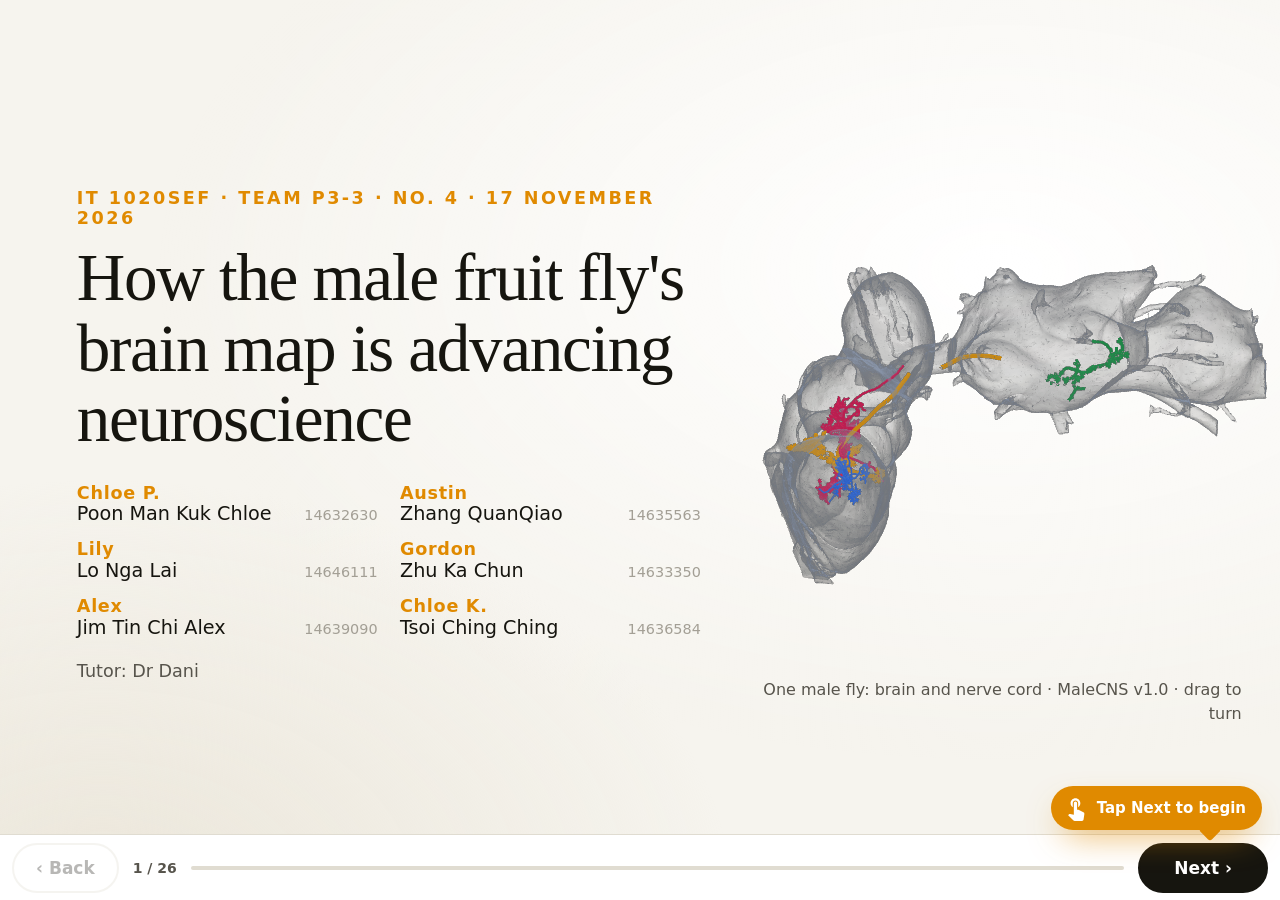
<file: index.html>
<!DOCTYPE html>
<html lang="en">
<head>
<meta charset="utf-8">
<meta name="viewport" content="width=device-width, initial-scale=1">
<title>How the male fruit fly's brain map is advancing neuroscience · Team P3-3</title>
<link rel="icon" href="data:image/svg+xml,%3Csvg xmlns=%27http://www.w3.org/2000/svg%27 viewBox=%270 0 32 32%27%3E%3Ccircle cx=%2716%27 cy=%2716%27 r=%2713%27 fill=%27%23e08a00%27/%3E%3C/svg%3E">
<link rel="stylesheet" href="deck.css">
<script>
// Self-guided deck: Back and Next on screen. The slide keeps a 16:9 frame above the bar.
document.documentElement.classList.add("view");
window.frameBox = function () {
  const view = document.documentElement.classList.contains("view"), bar = view ? (innerHeight < 480 ? 50 : 66) : 0;
  const k = Math.min(innerWidth / 1600, (innerHeight - bar) / 900), w = 1600 * k, h = 900 * k, x = (innerWidth - w) / 2, y = (innerHeight - bar - h) / 2;
  const st = document.documentElement.style; st.setProperty("--fx", x + "px"); st.setProperty("--fy", y + "px"); st.setProperty("--fw", w + "px"); st.setProperty("--fh", h + "px"); st.setProperty("--bar", bar + "px");
  return { view, k, w, h, x, y };
};
</script>
</head>
<body>
<canvas id="stage"></canvas>
<div id="labels"></div>

<div id="deck">

<!-- 1 -->
<section class="slide" data-n="1" data-steps="0">
  <div class="col-l w760 vmid">
    <p class="kicker">IT 1020SEF · Team P3-3 · No. 4 · 17 November 2026</p>
    <h1 class="title-xl rise">How the male fruit fly's brain map is advancing neuroscience</h1>
    <ul class="team rise d2">
      <li><b>Chloe P.</b><span class="who">Poon Man Kuk Chloe</span><span>14632630</span></li>
      <li><b>Austin</b><span class="who">Zhang QuanQiao</span><span>14635563</span></li>
      <li><b>Lily</b><span class="who">Lo Nga Lai</span><span>14646111</span></li>
      <li><b>Gordon</b><span class="who">Zhu Ka Chun</span><span>14633350</span></li>
      <li><b>Alex</b><span class="who">Jim Tin Chi Alex</span><span>14639090</span></li>
      <li><b>Chloe K.</b><span class="who">Tsoi Ching Ching</span><span>14636584</span></li>
    </ul>
    <p class="tiny rise d3">Tutor: Dr Dani</p>
  </div>
  <p class="stage-cap right">One male fly: brain and nerve cord · MaleCNS v1.0 · drag to turn</p>
</section>

<!-- 2 -->
<section class="slide center" data-n="2" data-steps="2">
  <h2 class="hook rise">Have you ever tried<br>to slap a fly?</h2>
  <p class="hook2" data-s="1">…and did you hit it?</p>
  <p class="punch" data-s="2">The fly is not lucky. The fly is <b>wired.</b></p>
  <div id="bug" aria-hidden="true">
    <svg viewBox="-30 -24 60 48" width="84" height="68">
      <ellipse class="wing" cx="-6" cy="-9" rx="15" ry="7" transform="rotate(-24 -6 -9)"/>
      <ellipse class="wing" cx="-6" cy="9" rx="15" ry="7" transform="rotate(24 -6 9)"/>
      <ellipse cx="-3" cy="0" rx="13" ry="7" fill="#2a2823"/>
      <circle cx="11" cy="0" r="6" fill="#2a2823"/>
      <circle cx="14" cy="-3.2" r="2.6" fill="#e11d59"/><circle cx="14" cy="3.2" r="2.6" fill="#e11d59"/>
    </svg>
  </div>
</section>

<!-- 3 -->
<section class="slide" data-n="3" data-steps="3">
  <h2 class="title rise">Three words to read a brain map</h2>
  <div class="cards3">
    <article class="card c-blue" data-s="1">
      <svg class="ico" viewBox="0 0 300 130"><g class="draw" stroke="var(--blue)" stroke-width="5" fill="none" stroke-linecap="round">
        <path d="M150 65 L60 30"/><path d="M150 65 L55 95"/><path d="M150 65 L40 62"/><path d="M150 65 L270 65"/></g>
        <circle cx="150" cy="65" r="22" fill="var(--blue)"/></svg>
      <h3>Neuron</h3><p>a nerve cell</p>
    </article>
    <article class="card c-amber" data-s="2">
      <svg class="ico" viewBox="0 0 300 130"><g stroke-width="5" stroke-linecap="round">
        <path d="M20 65 L118 65" stroke="var(--blue)"/><path d="M182 65 L280 65" stroke="var(--green)"/></g>
        <circle cx="122" cy="65" r="16" fill="var(--blue)"/><circle cx="178" cy="65" r="16" fill="var(--green)"/>
        <circle class="spark" cx="122" cy="65" r="7" fill="var(--amber)"/></svg>
      <h3>Synapse</h3><p>the contact where one neuron passes a signal to the next</p>
    </article>
    <article class="card c-green" data-s="3">
      <svg class="ico" viewBox="0 0 300 130"><g class="draw" stroke="#b9b4a8" stroke-width="3.5" fill="none">
        <path d="M40 40 L140 62"/><path d="M140 62 L110 105"/><path d="M140 62 L185 25"/><path d="M185 25 L262 95"/><path d="M110 105 L262 95"/><path d="M40 40 L110 105"/></g>
        <circle cx="40" cy="40" r="13" fill="var(--blue)"/><circle cx="110" cy="105" r="13" fill="var(--amber)"/><circle cx="185" cy="25" r="13" fill="var(--green)"/><circle cx="262" cy="95" r="13" fill="var(--violet)"/><circle cx="140" cy="62" r="13" fill="var(--ink)"/></svg>
      <h3>Connectome</h3><p>the wiring diagram of all those cells and contacts</p>
    </article>
  </div>
</section>

<!-- 4 -->
<section class="slide" data-n="4" data-steps="1">
  <h2 class="title rise">How this map was made</h2>
  <div class="make">
    <div class="stage4" style="--c:var(--blue)"><small>1</small><b>Thin sections</b><span>brain and body</span></div>
    <div class="stage4" style="--c:var(--amber)"><small>2</small><b>Each slice</b><span>imaged</span></div>
    <div class="stage4" style="--c:var(--violet)"><small>3</small><b>2D images</b><span>read by a network</span></div>
    <div class="stage4" style="--c:var(--green)"><small>4</small><b>3D shapes</b><span>one pixel becomes one neuron</span></div>
  </div>
  <p class="lab" data-s="1">Categorised by size, shape, function, and genes</p>
  <div class="outs" data-s="1">
    <article style="--c:var(--blue)"><h3>Mechanisms</h3><p>how the brain works</p></article>
    <article style="--c:var(--amber)"><h3>Classifications</h3><p>166,691 neurons</p></article>
    <article style="--c:var(--pink)"><h3>Demonstration</h3><p>stimulus to motion, and male or female</p></article>
  </div>
  <footer class="src"><button class="cite">Berg et al., 2026</button><button class="cite">Januszewski et al., 2018</button></footer>
</section>

<!-- 5 -->
<section class="slide" data-n="5" data-steps="1">
  <h2 class="title rise">Why a fruit fly, not a human</h2>
  <div class="duo">
    <div class="animal"><p class="lab">Human</p><p class="num">86 billion <span>neurons</span></p><p class="line">Not yet possible.</p></div>
    <div class="animal" data-s="1"><p class="lab amber-t">Fruit fly</p><p class="line">Perceive the world.</p><p class="line">React to stimuli.</p><p class="line">Repair damaged pathways, one day?</p></div>
  </div>
  <footer class="src"><button class="cite">Berg et al., 2026</button></footer>
</section>

<!-- 6 -->
<section class="slide" data-n="6" data-steps="2">
  <div class="col-l w760 vmid">
    <p class="kicker rise">One adult male fruit fly · 2026</p>
    <div data-s="1"><p class="mega" id="count166" data-to="166691">166,691</p><p class="mega-sub">neurons</p></div>
    <div class="chip-xl" data-s="2"><b>Brain <i>+</i> nerve cord</b><span>in one map, still joined</span></div>
  </div>
  <p class="stage-cap right">The published shapes · MaleCNS v1.0<br><b>In IT terms, a dataset:</b> neuron = record · connection = link</p>
  <footer class="src"><button class="cite">Berg et al., 2026</button></footer>
</section>

<!-- 7 -->
<section class="slide" data-n="7" data-steps="1">
  <h2 class="title rise">Where the number comes from</h2>
  <div class="row gap60 mt50">
    <div class="w860">
      <figure class="clip rise d1"><img src="img/abstract.png" alt="Abstract of the study with 166,691 neurons highlighted"><i class="ring"></i></figure>
      <p class="paper rise d2">Berg et al., <i>Cell</i>, 2026</p>
      <p class="tiny rise d2">Abstract as posted with the preprint of the same study (Berg et al., 2025) · Also on the Google Research blog, 3 September 2026</p>
    </div>
    <div class="stack" data-s="1">
      <div class="fact c-blue st1"><b>Fully proofread</b><span>people checked it</span></div>
      <div class="fact c-amber st2"><b>11,691 cell types</b><span>a type is a job title</span></div>
    </div>
  </div>
  <footer class="src"><button class="cite">Berg et al., 2025, 2026</button><button class="cite">Januszewski &amp; Jain, 2026</button></footer>
</section>

<!-- 8 -->
<section class="slide" data-n="8" data-steps="1">
  <h2 class="title rise">2024 and 2026: two different animals</h2>
  <div class="duo">
    <div class="animal" data-s="1"><p class="lab violet">2024 · female</p><p class="num">139,255 <span>neurons</span></p><p class="line">Brain only. No nerve cord.</p></div>
    <div class="animal" data-s="1"><p class="lab amber-t">2026 · male</p><p class="num">166,691 <span>neurons</span></p><p class="line">Brain + nerve cord, joined.</p></div>
  </div>
  <footer class="src"><button class="cite">Dorkenwald et al., 2024</button><button class="cite">Berg et al., 2026</button></footer>
</section>

<!-- 9 -->
<section class="slide" data-n="9" data-steps="5">
  <h2 class="title rise">Five parts, in the order a signal travels</h2>
  <ol class="parts">
    <li data-s="1" style="--c:var(--blue)"><b>1</b><div><h3>Compound eye</h3><p>receives light and images</p></div></li>
    <li data-s="2" style="--c:var(--amber)"><b>2</b><div><h3>Central brain</h3><p>decision and memory</p></div></li>
    <li data-s="3" style="--c:var(--ink)"><b>3</b><div><h3>Neck</h3><p>joins the brain to the nerve cord</p></div></li>
    <li data-s="4" style="--c:var(--violet)"><b>4</b><div><h3>Ventral nerve cord</h3><p>like a spinal cord: legs and wings</p></div></li>
    <li data-s="5" style="--c:var(--green)"><b>5</b><div><h3>Motor neurons</h3><p>nerve impulse becomes movement</p></div></li>
  </ol>
  <footer class="src"><button class="cite">Berg et al., 2026</button><span>Shapes: MaleCNS v1.0</span></footer>
</section>

<!-- 10 -->
<section class="slide" data-n="10" data-steps="1">
  <h2 class="title rise">2024 and 2026: two different animals</h2>
  <div class="duo">
    <div class="animal"><p class="lab violet">2024 · female</p><p class="num">139,255 <span>neurons</span></p><p class="line">Brain only. No nerve cord.</p></div>
    <div class="animal" data-s="1"><p class="lab amber-t">2026 · male</p><p class="num">166,691 <span>neurons</span></p><p class="line">Brain + nerve cord, joined.</p></div>
  </div>
  <footer class="src"><button class="cite">Dorkenwald et al., 2024</button><button class="cite">Berg et al., 2026</button></footer>
</section>

<!-- 11 -->
<section class="slide" data-n="11" data-steps="2">
  <h2 class="title rise">The neck joins the brain to the body</h2>
  <div class="col-r w620 vmid">
    <p class="say" data-only="0"><span class="pink-t">Map stops here:</span><br>which muscle?<br>Nobody knows.</p>
    <div data-s="1">
      <div class="chip-xl amber"><b>One real neuron</b><span>brain → neck → nerve cord · the neck is still on the map</span></div>
      <div data-s="2" class="mt40"><p class="path"><i style="color:var(--blue)">EYE</i> → <i style="color:var(--amber)">BRAIN</i> → <i>NECK</i> → <i style="color:var(--violet)">CORD</i> → <i style="color:var(--green)">LEG</i></p><p class="line mt10">A signal can be followed all the way.</p></div>
    </div>
  </div>
  <footer class="src"><button class="cite">Berg et al., 2026</button><span>Line: one published neuron skeleton, drawn thicker</span></footer>
</section>

<!-- 12 -->
<section class="slide" data-n="12" data-steps="1">
  <div data-only="0" class="ginfo">
    <h2 class="title">Slap the Fly</h2>
    <p class="sub">These ten cells are what it runs. The three names are the three boxes on the right of the game.</p>
    <div class="grow">
      <div class="circuit" id="circuit"><svg id="cwires"></svg>
        <div class="cboxes"><span data-box="LC4">LC4 × 8</span><span data-box="DNp01">Giant fiber</span><span data-box="TTMn">TTMn</span></div>
      </div>
      <div class="cdetail" id="cdetail"></div>
    </div>
  </div>
  <div data-only="1" class="gamewrap"><iframe id="game" title="Slap the fly" data-src="demo/game.html"></iframe></div>
</section>

<!-- 13 -->
<section class="slide" data-n="13" data-steps="2">
  <h2 class="title rise">What beat the hand: ten cells</h2>
  <ol class="parts wide3" id="pathlist">
    <li style="--c:var(--blue)"><b>1</b><div><h3>LC4 × 8</h3><p>see a dark shape getting bigger</p><p class="syn"><u>67</u><u>65</u><u>63</u><u>63</u><u>62</u><u>61</u><u>59</u><u>58</u> <em>synapses ↓</em></p></div></li>
    <li style="--c:var(--amber)"><b>2</b><div><h3>Giant fiber</h3><p>carries it through the neck</p><p class="syn"><u>70</u> <em>synapses ↓</em></p></div></li>
    <li style="--c:var(--green)"><b>3</b><div><h3>TTMn <small>motor neuron</small></h3><p>kicks the middle leg</p></div></li>
  </ol>
  <div class="col-r w620 below" data-s="2"><p class="pill dark">Shared by both sexes</p><p class="tiny mt10">Acetylcholine at every step, so the signals add. The game is a model of these ten cells, not a recording.</p></div>
  <button class="replay" id="replay">Replay signal</button>
  <footer class="src"><button class="cite">MaleCNS v1.0 traced weights</button></footer>
</section>

<!-- 14 -->
<section class="slide" data-n="14" data-steps="1">
  <h2 class="title rise">Higher in the brain</h2>
  <div class="col-r w620 vmid">
    <div class="splitnums">
      <div style="--c:var(--amber)"><b>114</b><span>different partners</span></div>
      <div style="--c:var(--pink)"><b>262</b><span>male only</span></div>
      <div style="--c:var(--violet)"><b>69</b><span>female only</span></div>
    </div>
    <div class="chip-xl pink mt24" data-s="1"><b><em>pIP10</em> · male only</b><span>Switch it on: he extends one wing and vibrates it in short pulses. That is the sound he makes to a female.</span></div>
  </div>
  <footer class="src"><button class="cite">Berg et al., 2026</button><button class="cite">von Philipsborn et al., 2011</button></footer>
</section>

<!-- 15 -->
<section class="slide" data-n="15" data-steps="2">
  <h2 class="title rise">The first male–female comparison</h2>
  <div class="sexlay">
    <canvas id="sexdiff" width="1720" height="1200"></canvas>
    <div class="sexside">
      <div data-only="0">
        <p class="lab">The 2026 map</p>
        <div class="sexpt st1" style="--c:var(--ink)"><b>One adult male fruit fly</b><span>Whole central nervous system.</span></div>
        <div class="sexpt st2" style="--c:var(--ink)"><b>Brain and nerve cord together</b><span>Still connected.</span></div>
        <div class="sexpt st3" style="--c:var(--blue)"><b data-count="166691">166,691</b><span>neurons, fully proofread · <b data-count="11691">11,691</b> types</span></div>
      </div>
      <div data-only="1">
        <p class="sexlead">At synaptic resolution.</p>
        <div class="sextally">
          <div style="--c:var(--blue)"><b data-count="7205">7,205</b><span>wired largely the same</span></div>
          <div style="--c:var(--amber)"><b data-count="114">114</b><span>both sexes, different partners</span></div>
          <div style="--c:var(--pink)"><b data-count="262">262</b><span>male-only</span></div>
          <div style="--c:var(--violet)"><b data-count="69">69</b><span>female-only</span></div>
        </div>
      </div>
      <div data-only="2" class="pair">
        <div>
          <b>2026</b>
          <svg viewBox="0 0 220 340">
            <rect x="46" y="18" width="84" height="300" rx="42" fill="#f6f4ee"/>
            <line x1="88" y1="48" x2="88" y2="292" stroke="#2563eb" stroke-width="8" stroke-linecap="round"/>
            <circle cx="88" cy="48" r="15" fill="#2563eb"/>
            <circle cx="88" cy="129" r="15" fill="#2563eb"/>
            <circle cx="88" cy="210" r="15" fill="#2563eb"/>
            <circle cx="88" cy="292" r="15" fill="#2563eb"/>
            <circle r="4" fill="#fff"><animateMotion dur="1.6s" repeatCount="indefinite" path="M88,48 L88,292"/></circle>
            <g transform="translate(88,129)"><g class="wingflap"><ellipse cx="46" cy="-4" rx="42" ry="11" fill="#e11d59" transform="rotate(-16)"/></g></g>
            <text class="pip" x="118" y="96">pIP10</text>
          </svg>
          <span>Brain and nerve cord</span>
        </div>
        <div>
          <b>2024</b>
          <svg viewBox="0 0 220 340">
            <rect x="46" y="18" width="84" height="300" rx="42" fill="#f6f4ee"/>
            <line x1="88" y1="78" x2="88" y2="292" stroke="#e0dcd1" stroke-width="8" stroke-linecap="round" stroke-dasharray="3 18"/>
            <circle cx="88" cy="48" r="15" fill="#2563eb"/>
            <circle cx="88" cy="129" r="13" fill="none" stroke="#e0dcd1" stroke-width="3"/>
            <circle cx="88" cy="210" r="13" fill="none" stroke="#e0dcd1" stroke-width="3"/>
            <circle cx="88" cy="292" r="13" fill="none" stroke="#e0dcd1" stroke-width="3"/>
          </svg>
          <span><i>139,255</i>Brain only</span>
        </div>
      </div>
    </div>
  </div>
  <footer class="src"><button class="cite">Berg et al., 2026</button><button class="cite">Dorkenwald et al., 2024</button></footer>
</section>


<!-- 16 -->
<section class="slide" data-n="16" data-steps="1">
  <p class="kicker rise">The IT story</p>
  <h2 class="title rise">A fly goes in. A map comes out.</h2>
  <div class="pipe" data-s="1">
    <canvas id="flow" width="2840" height="120"></canvas>
    <div class="stage4 st1" style="--c:var(--blue)"><small>1 · Input</small><b>Electron microscopes</b><span>scan the fly</span></div>
    <div class="stage4 st2" style="--c:var(--amber)"><small>2 · Processing</small><b>Neural networks</b><span>trace every neuron</span></div>
    <div class="stage4 st3" style="--c:var(--violet)"><small>3 · Storage</small><b>Cloud storage</b><span>scan and wiring</span></div>
    <div class="stage4 st4" style="--c:var(--green)"><small>4 · Service</small><b>Public queries</b><span>anyone can ask</span></div>
  </div>
</section>

<!-- 17 -->
<section class="slide" data-n="17" data-steps="2">
  <p class="kicker rise">Stage 1 of 4 · Input</p>
  <h2 class="title rise">The input device is a microscope</h2>
  <div class="stats">
    <div class="stat rise d1" style="--c:var(--blue)"><b data-count="7">7</b><span>electron<br>microscopes</span></div>
    <div class="stat rise d2" style="--c:var(--blue)"><b data-count="13">13</b><span>months<br>of scanning</span></div>
    <div class="stat" data-s="1" style="--c:var(--amber)"><b>8<small> nm</small></b><span>each voxel<br>(a 3D pixel)</span></div>
    <div class="stat" data-s="1" style="--c:var(--amber)"><b>0.082</b><span>mm³ (about):<br>the whole sample</span></div>
  </div>
  <p class="band" data-s="2"><b>≈ 160 teravoxels</b> = 160 trillion 3D pixels</p>
  <footer class="src"><button class="cite">Berg et al., 2026, Methods</button></footer>
</section>

<!-- 18 -->
<section class="slide" data-n="18" data-steps="2">
  <p class="kicker rise">Stage 2 of 4 · Processing</p>
  <h2 class="title rise">A network grows each neuron from one voxel</h2>
  <div class="row gap60 mt40">
    <div><div id="voxels"></div><p class="line mt16"><b class="amber-t">Flood-filling network</b> · one voxel → one whole neuron</p></div>
    <div class="vmid" data-s="2">
      <p class="lab mute">Then it finds the synapses</p>
      <p class="num2" style="--c:var(--blue)"><b>≈ 46 million</b> sending sites</p>
      <p class="num2" style="--c:var(--green)"><b>≈ 312 million</b> receiving sites</p>
      <div class="row gap24 mt30"><div class="mini"><b>Precision ≈ 0.82</b><span>most of what it finds is real</span></div><div class="mini"><b>Recall ≈ 0.81</b><span>it finds most of what is there</span></div></div>
    </div>
  </div>
  <footer class="src"><button class="cite">Januszewski et al., 2018</button><button class="cite">Berg et al., 2026, Methods</button></footer>
</section>

<!-- 19 -->
<section class="slide" data-n="19" data-steps="3">
  <p class="kicker rise">Stage 2 of 4 · Checking the draft</p>
  <h2 class="title rise">Two kinds of mistake. Then humans.</h2>
  <div class="row gap40 mt40">
    <div class="err" data-s="1"><div class="bars split"><i></i><i></i></div><h3>Split</h3><p>one cell cut into two pieces</p></div>
    <div class="err" data-s="2"><div class="bars merge"><i></i><i></i></div><h3>Merge</h3><p>two cells stuck together as one</p></div>
  </div>
  <div class="row gap50 mt40 ac" data-s="3">
    <div><p class="big-serif xl">Then people proofread.</p><p class="line mute">Humans check the draft and fix it.</p></div>
    <div class="chip-xl violet"><b>Stage 3 of 4 · Storage</b><span>The scan and the finished wiring, in cloud storage</span></div>
  </div>
  <footer class="src"><button class="cite">Berg et al., 2026, Methods</button></footer>
</section>

<!-- 20 -->
<section class="slide" data-n="20" data-steps="0">
  <p class="kicker rise">Stage 4 of 4 · Service</p>
  <h2 class="title-xl rise">Open it tonight</h2>
  <div class="row gap60 mt40 ac">
    <div>
      <p class="url rise d1"><a href="https://male-cns.janelia.org/" target="_blank" rel="noreferrer">male-cns.janelia.org</a></p>
      <div class="row gap24 mt40 rise d2"><p class="pill green">Free</p><p class="pill">The portal, and the full download</p></div>
      <p class="serif-it mt40 rise d3">The same map you have just seen.</p>
    </div>
    <figure class="qr rise d2"><img src="img/qr-portal.svg" alt="QR code for male-cns.janelia.org"><figcaption>Scan to open</figcaption></figure>
  </div>
  <footer class="src"><button class="cite">Janelia Research Campus, n.d.</button></footer>
</section>

<!-- 21 -->
<section class="slide" data-n="21" data-steps="1">
  <p class="kicker rise">Services</p>
  <h2 class="title rise">Ways to explore the map</h2>
  <div class="cards3 two">
    <article class="card c-blue"><p class="q">A 3D picture</p><h3>Neuroglancer</h3><p>Open the map. Zoom, move, and look through the layers.</p></article>
    <article class="card c-green" data-s="1"><p class="q">The connections</p><h3>neuPrint</h3><p>Search one neuron and see which neurons connect to it.</p></article>
  </div>
  <footer class="src"><button class="cite">Janelia Research Campus, n.d.</button></footer>
</section>

<!-- 22 -->
<section class="slide" data-n="22" data-steps="2">
  <p class="kicker rise">Services</p>
  <h2 class="title rise">Find a group, or compare the sexes</h2>
  <div class="cards3">
    <article class="card c-amber"><p class="q">Type and labels</p><h3>Explorer and Clio</h3><p>A directory of neurons. It does not say what they do.</p></article>
    <article class="card c-pink" data-s="1"><p class="q">Male and female</p><h3>Dimorphism Explorer</h3><p>Pictures of the difference between the two maps.</p></article>
    <article class="card c-green" data-s="2"><p class="q">Free to download</p><h3>The portal</h3><p>male-cns.janelia.org</p></article>
  </div>
  <footer class="src"><button class="cite">Janelia Research Campus, n.d.</button><button class="cite">Berg et al., 2026</button></footer>
</section>

<!-- 23 -->
<section class="slide" data-n="23" data-steps="2">
  <h2 class="title rise">How the map is advancing neuroscience</h2>
  <ol class="adv" data-s="1">
    <li class="st1" style="--c:var(--blue)"><b>1</b><div><h3>The whole road</h3><p>brain + nerve cord in one map: eye to leg</p></div></li>
    <li class="st2" style="--c:var(--pink)"><b>2</b><div><h3>Male and female, compared</h3><p>for the first time, synapse by synapse</p></div></li>
    <li class="st3" style="--c:var(--green)"><b>3</b><div><h3>Open to everyone</h3><p>free, checkable, tonight</p></div></li>
  </ol>
  <p class="punch small" data-s="2">Next time a fly escapes your hand: <b>you lost to a wiring diagram.</b></p>
  <footer class="src"><button class="cite">Berg et al., 2026</button></footer>
</section>

<!-- 24 -->
<section class="slide" data-n="24" data-steps="0">
  <div class="col-l w760 vmid">
    <h2 class="thanks rise">Thank you</h2>
    <p class="kicker rise d1">Team P3-3 · IT 1020SEF · 17 November 2026</p>
    <p class="line mt40 rise d2">Chloe P. · Lily · Alex · Austin · Gordon · Chloe K.</p>
  </div>
</section>

<!-- 25 -->
<section class="slide" data-n="25" data-steps="0">
  <h2 class="title rise">References</h2>
  <ol class="refs rise d1" id="refs"></ol>
</section>

<!-- 26 -->
<section class="slide endfilm" data-n="26" data-steps="0">
  <video id="endfilm" src="end.mp4" playsinline preload="auto"></video>
</section>

</div>

<nav id="track"></nav>
<div id="hud"><span id="clock" hidden>0:00</span><span id="pageno"></span></div>
<aside id="prompter" hidden><div class="who"></div><p class="now"></p><p class="next"></p></aside>
<aside id="evidence" hidden><div class="sheet"><button class="x" aria-label="Close">×</button><h3>Evidence</h3><div class="items"></div></div></aside>
<nav id="viewbar"><button id="vprev" aria-label="Back">‹ Back</button><div class="vprog"><span id="vpos"></span><i><b id="vfill"></b></i></div><button id="vnext" aria-label="Next">Next ›</button>
<div id="taphint"><svg viewBox="0 0 24 24" aria-hidden="true"><path d="M9 11.24V7.5C9 6.12 10.12 5 11.5 5S14 6.12 14 7.5v3.74c1.21-.81 2-2.18 2-3.74C16 5.01 13.99 3 11.5 3S7 5.01 7 7.5c0 1.56.79 2.93 2 3.74zm9.84 4.63l-4.54-2.26c-.17-.07-.35-.11-.54-.11H13v-6c0-.83-.67-1.5-1.5-1.5S10 6.67 10 7.5v10.74l-3.43-.72c-.08-.01-.15-.03-.24-.03-.31 0-.59.13-.79.33l-.79.8 4.94 4.94c.27.27.65.44 1.06.44h6.79c.75 0 1.33-.55 1.44-1.28l.75-5.27c.01-.07.02-.14.02-.2 0-.62-.38-1.16-.91-1.38z"/></svg><span></span></div></nav>
<p id="turn">Turn your phone sideways for a bigger view</p>

<script src="notes.js"></script>
<script src="evidence.js"></script>
<script type="module" src="stage.js"></script>
<script type="module" src="deck.js"></script>
</body>
</html>
</file>
<file: deck.css>
:root {
  --bg: #f6f4ee; --paper: #ffffff; --ink: #16150f; --soft: #57544c; --faint: #a39f95; --line: #e0dcd1;
  --blue: #2563eb; --amber: #e08a00; --pink: #e11d59; --green: #15803d; --violet: #7c3aed;
  --serif: "Iowan Old Style", "Palatino Linotype", Palatino, Georgia, serif;
  --sans: "Avenir Next", "Segoe UI", system-ui, -apple-system, Helvetica, Arial, sans-serif;
  --ease: cubic-bezier(.2, .8, .2, 1);
}
* { box-sizing: border-box; margin: 0; padding: 0; }
html, body { height: 100%; overflow: hidden; background: var(--bg); color: var(--ink); font-family: var(--sans); -webkit-font-smoothing: antialiased; }
body::before { content: ""; position: fixed; inset: 0; pointer-events: none;
  background: radial-gradient(1200px 700px at 78% 30%, #fff 0%, transparent 70%), radial-gradient(900px 600px at 8% 100%, #ebe6da 0%, transparent 70%); }
button { font: inherit; color: inherit; background: none; border: 0; cursor: pointer; }
a { color: inherit; }

#stage { position: fixed; inset: 0; width: 100%; height: 100%; display: block; opacity: 0; transition: opacity .7s ease; touch-action: none; cursor: grab; }
#stage.on { opacity: 1; }
#stage:active { cursor: grabbing; }
#labels { position: fixed; inset: 0; pointer-events: none; }
#labels .tag { position: absolute; transform: translate(-50%, -50%) scale(.4); opacity: 0; transition: opacity .35s ease, transform .5s var(--ease);
  font: 700 calc(26px * var(--k, 1)) var(--sans); color: #fff; background: var(--c, var(--ink)); border-radius: 999px;
  min-width: calc(48px * var(--k, 1)); height: calc(48px * var(--k, 1)); padding: 0 calc(14px * var(--k, 1)); display: grid; place-items: center;
  box-shadow: 0 0 0 calc(4px * var(--k, 1)) rgba(255,255,255,.85), 0 6px 18px rgba(0,0,0,.18); white-space: nowrap; }
#labels .tag.on { opacity: 1; transform: translate(-50%, -50%) scale(1); }
#labels .tag.txt { background: rgba(255,255,255,.9); color: var(--ink); font-size: calc(22px * var(--k, 1)); letter-spacing: .08em; box-shadow: 0 2px 10px rgba(0,0,0,.08); }

/* the deck is a fixed 1600 x 900 sheet, scaled to the window */
#deck { position: fixed; left: 50%; top: 50%; width: 1600px; height: 900px; transform-origin: 0 0; pointer-events: none; }
.slide { position: absolute; inset: 0; padding: 118px 96px 70px; opacity: 0; visibility: hidden; transition: opacity .45s ease, visibility 0s .45s; }
.slide.cur { opacity: 1; visibility: visible; transition: opacity .45s ease; }
.slide button, .slide a, .slide iframe, .slide canvas, .slide video, #voxels, #bug { pointer-events: auto; }
.slide.endfilm { padding: 0; background: #fff; }
.slide.endfilm video { position: absolute; inset: 0; width: 100%; height: 100%; object-fit: contain; background: #fff; }
.slide.center { display: flex; flex-direction: column; align-items: center; justify-content: center; text-align: center; }

/* entrance: things rise when the slide becomes current */
.rise { opacity: 0; transform: translateY(26px); }
.slide.cur .rise { opacity: 1; transform: none; transition: opacity .7s ease .1s, transform .9s var(--ease) .1s; }
.slide.cur .rise.d1 { transition-delay: .22s; } .slide.cur .rise.d2 { transition-delay: .36s; } .slide.cur .rise.d3 { transition-delay: .5s; }
[data-s], [data-only] { opacity: 0; transform: translateY(22px) scale(.985); transition: opacity .5s ease, transform .7s var(--ease); pointer-events: none; }
[data-s].on, [data-only].on { opacity: 1; transform: none; }
[data-s].on button, [data-only].on button, [data-only].on iframe { pointer-events: auto; }
[data-only] { position: absolute; }
.st1, .st2, .st3, .st4 { opacity: 0; transform: translateY(22px); transition: opacity .5s ease, transform .7s var(--ease); }
.on > .st1, .on .st1 { opacity: 1; transform: none; transition-delay: .05s; } .on .st2 { opacity: 1; transform: none; transition-delay: .3s; }
.on .st3 { opacity: 1; transform: none; transition-delay: .55s; } .on .st4 { opacity: 1; transform: none; transition-delay: .8s; }

/* type */
.kicker { font: 700 22px var(--sans); letter-spacing: .14em; text-transform: uppercase; color: var(--amber); }
.title { font: 500 64px/1.08 var(--serif); letter-spacing: -.015em; margin-top: 6px; }
.title-xl { font: 500 84px/1.05 var(--serif); letter-spacing: -.02em; margin-top: 18px; }
.mute { color: var(--faint); } .amber-t { color: var(--amber); } .pink-t { color: var(--pink); }
.sub { font-size: 30px; color: var(--soft); margin-top: 14px; }
.line { font-size: 34px; line-height: 1.35; } .tiny { font-size: 22px; color: var(--soft); line-height: 1.4; }
.lab { font: 700 22px var(--sans); letter-spacing: .12em; text-transform: uppercase; }
.lab.green { color: var(--green); } .lab.pink { color: var(--pink); } .lab.violet { color: var(--violet); }
.big-serif { font: 500 50px/1.15 var(--serif); } .big-serif.xl { font-size: 66px; }
.serif-it { font: italic 500 38px var(--serif); color: var(--soft); }
.center-t { text-align: center; }
.mt10 { margin-top: 10px; } .mt16 { margin-top: 16px; } .mt24 { margin-top: 24px; } .mt30 { margin-top: 30px; } .mt40 { margin-top: 40px; } .mt50 { margin-top: 50px; } .mt60 { margin-top: 60px; }
.row { display: flex; } .gap24 { gap: 24px; } .gap30 { gap: 30px; } .gap40 { gap: 40px; } .gap50 { gap: 50px; } .gap60 { gap: 60px; } .jc { justify-content: center; } .ac { align-items: center; }
.vmid { display: flex; flex-direction: column; justify-content: center; }
.col-l, .col-r { position: absolute; top: 118px; bottom: 70px; }
.col-l { left: 96px; } .col-r { right: 96px; } .w620 { width: 620px; } .w760 { width: 780px; } .w860 { width: 860px; }
.col-r.below { top: auto; bottom: 96px; }
.grow { flex: 1; }

.src { position: absolute; left: 96px; bottom: 26px; display: flex; gap: 12px; align-items: center; font-size: 18px; color: var(--faint); }
.cite { font-size: 18px; color: var(--soft); border: 1px solid var(--line); background: rgba(255,255,255,.7); border-radius: 999px; padding: 5px 14px; transition: .2s; }
.cite::before { content: "❝ "; color: var(--amber); font-family: Georgia, serif; }
.cite:hover { border-color: var(--ink); color: var(--ink); }
.stage-cap { position: absolute; bottom: 64px; font-size: 22px; line-height: 1.5; color: var(--soft); text-align: center; width: 640px; }
.stage-cap.right { right: 110px; } .stage-cap b { color: var(--amber); }
.slide[data-n="1"] .stage-cap.right { right: 48px; width: 640px; font-size: 20px; text-align: right; }

.card, .chip-xl, .fact, .pill, .mini, .stat, .err, .stage4 { background: var(--paper); border: 1px solid var(--line); border-radius: 22px; box-shadow: 0 1px 0 rgba(0,0,0,.02), 0 14px 40px -18px rgba(40,30,10,.18); }
.pill { font-size: 36px; padding: 16px 34px; border-radius: 999px; display: inline-block; }
.pill.wide { flex: 1; text-align: center; } .pill.amber { border-color: var(--amber); color: var(--amber); }
.pill.green { background: var(--green); color: #fff; border-color: var(--green); font-weight: 700; }
.pill.dark { background: var(--ink); color: #fff; border-color: var(--ink); font-weight: 700; font-size: 38px; }
.chip-xl { padding: 26px 34px; border-left: 8px solid var(--ink); }
.chip-xl b { display: block; font-size: 42px; line-height: 1.15; } .chip-xl b i { color: var(--amber); font-style: normal; }
.chip-xl span { display: block; font-size: 30px; color: var(--soft); margin-top: 8px; line-height: 1.3; }
.chip-xl.amber { border-left-color: var(--amber); } .chip-xl.pink { border-left-color: var(--pink); } .chip-xl.green { border-left-color: var(--green); } .chip-xl.violet { border-left-color: var(--violet); }
.chip-xl.pink em { font: italic 500 54px var(--serif); color: var(--pink); }
.chip-xl.rowchip { display: flex; align-items: center; gap: 34px; } .chip-xl.rowchip small { font: 700 24px var(--sans); letter-spacing: .14em; text-transform: uppercase; color: var(--green); } .chip-xl.rowchip b { font-size: 38px; }
.ccby { font: 500 84px var(--serif) !important; color: var(--amber); }

/* 1 */
.team { list-style: none; display: grid; grid-template-columns: 1fr 1fr; gap: 18px 28px; margin-top: 36px; }
.team li { display: grid; grid-template-columns: 1fr auto; column-gap: 10px; align-items: baseline; }
.team b { grid-column: 1 / -1; font: 700 22px var(--sans); letter-spacing: .04em; color: var(--amber); }
.team .who { font-size: 24px; color: var(--ink); }
.team span { color: var(--faint); font-size: 18px; font-variant-numeric: tabular-nums; }
.slide[data-n="1"] .tiny { margin-top: 26px; }

/* 2 */
.hook { font: 500 128px/1.04 var(--serif); letter-spacing: -.025em; }
.hook2 { font: italic 500 84px var(--serif); color: var(--amber); margin-top: 34px; }
.punch { font: 500 66px var(--serif); margin-top: 50px; padding: 30px 60px; background: var(--paper); border-radius: 26px; border: 1px solid var(--line); box-shadow: 0 24px 60px -26px rgba(40,30,10,.28); }
.punch b { color: var(--amber); }
.punch.small { font-size: 50px; text-align: center; margin-top: 44px; }
#bug { position: absolute; left: 0; top: 0; width: 84px; height: 68px; will-change: transform; cursor: crosshair; filter: drop-shadow(0 14px 10px rgba(0,0,0,.12)); }
#bug .wing { fill: rgba(140,170,220,.45); stroke: rgba(60,80,120,.5); stroke-width: .6; transform-box: fill-box; transform-origin: 80% 50%; animation: flap .09s linear infinite alternate; }
@keyframes flap { from { opacity: .9; } to { opacity: .35; transform: scaleY(.35); } }

/* cards */
.cards3 { display: grid; grid-template-columns: repeat(3, 1fr); gap: 36px; margin-top: 56px; }
.card { padding: 40px 38px 44px; text-align: center; border-top: 8px solid var(--c); }
.c-blue { --c: var(--blue); } .c-amber { --c: var(--amber); } .c-green { --c: var(--green); } .c-pink { --c: var(--pink); }
.card .ico { width: 300px; height: 130px; }
.card h3 { font: 500 62px var(--serif); color: var(--c); margin-top: 22px; }
.card p { font-size: 34px; line-height: 1.3; margin-top: 16px; }
.cards3.short .card { padding: 54px 30px; }
.cards3.tools { margin-top: 44px; } .cards3.tools .card { text-align: left; min-height: 470px; }
.card .q { font: italic 500 40px/1.2 var(--serif); color: var(--soft); margin: 0; min-height: 96px; }
.cards3.tools h3 { font: 700 52px var(--sans); margin-top: 20px; } .cards3.tools p { font-size: 30px; color: var(--soft); }
.qa { margin-top: 22px !important; background: #f3f8f3; border-radius: 14px; padding: 14px 18px; font-size: 26px !important; display: flex; justify-content: space-between; align-items: center; }
.qa b { color: var(--green); }
.draw path { stroke-dasharray: 1000; stroke-dashoffset: 1000; }
.on .draw path, .slide.cur > .row .draw path, .slide.cur #metro .draw path { stroke-dashoffset: 0; transition: stroke-dashoffset 1.6s var(--ease) .2s; }
.spark { opacity: 0; } .on .spark { opacity: 1; animation: hop 1.6s var(--ease) .4s infinite; }
@keyframes hop { 0% { transform: translateX(0); } 45%, 100% { transform: translateX(56px); } }
.pop circle { transform-box: fill-box; transform-origin: center; transform: scale(0); }
.slide.cur .pop circle { transform: scale(1); transition: transform .5s var(--ease) 1.2s; }

/* 5 */
#route { position: relative; display: grid; grid-template-columns: repeat(6, 1fr); margin-top: 110px; }
#route .rail { position: absolute; left: 8.33%; right: 8.33%; top: 43px; height: 8px; background: var(--line); border-radius: 8px; overflow: hidden; }
#route .rail i { display: block; height: 100%; width: 0; background: linear-gradient(90deg, var(--blue), var(--amber), var(--violet), var(--pink), var(--green), var(--ink)); }
.slide.cur #route .rail i { width: 100%; transition: width 2.4s var(--ease) .3s; }
.stop { text-align: center; position: relative; opacity: 0; transform: translateY(18px); }
.slide.cur .stop { opacity: 1; transform: none; transition: .6s var(--ease); }
.slide.cur .stop:nth-child(2) { transition-delay: .3s; } .slide.cur .stop:nth-child(3) { transition-delay: .7s; } .slide.cur .stop:nth-child(4) { transition-delay: 1.1s; }
.slide.cur .stop:nth-child(5) { transition-delay: 1.5s; } .slide.cur .stop:nth-child(6) { transition-delay: 1.9s; } .slide.cur .stop:nth-child(7) { transition-delay: 2.3s; }
.stop b { display: grid; place-items: center; width: 94px; height: 94px; margin: 0 auto; border-radius: 50%; background: var(--paper); border: 7px solid var(--c); color: var(--c); font: 700 42px var(--serif); }
.stop p { font: 700 30px/1.2 var(--sans); margin-top: 26px; } .stop span { display: block; margin-top: 14px; font-size: 28px; color: var(--c); }

/* 6 */
.mega { font: 500 236px/1 var(--serif); letter-spacing: -.035em; font-variant-numeric: tabular-nums; margin-top: 10px; }
.mega-sub { font: 500 70px var(--serif); color: var(--soft); margin: 0 0 40px 8px; }

/* 7 */
.clip { position: relative; background: #fff; padding: 26px 30px; border-radius: 10px; box-shadow: 0 30px 60px -30px rgba(40,30,10,.4), 0 0 0 1px var(--line); transform: rotate(-1.2deg); }
.clip img { width: 100%; display: block; }
.clip .ring { position: absolute; left: 13.2%; top: 30.5%; width: 21%; height: 16%; border: 5px solid var(--amber); border-radius: 12px; opacity: 0; transform: scale(1.6); }
.slide.cur .clip .ring { opacity: 1; transform: none; transition: .7s var(--ease) 1s; }
.paper { font: 500 56px var(--serif); margin-top: 44px; }
.stack { display: grid; gap: 22px; flex: 1; align-content: start; }
.fact { padding: 22px 28px; border-left: 8px solid var(--c); } .fact b { display: block; font-size: 40px; color: var(--c); } .fact span { font-size: 28px; color: var(--soft); }

/* 8 */
.duo { position: absolute; left: 96px; right: 96px; bottom: 150px; display: grid; grid-template-columns: 1fr 1fr; gap: 60px; text-align: center; }
.num { font: 500 76px var(--serif); margin-top: 6px; } .num span { font-size: 36px; color: var(--soft); }
.strap { position: absolute; left: 0; right: 0; bottom: 66px; text-align: center; font: 500 42px var(--serif); } .strap b { color: var(--amber); }

/* 9, 13 lists */
.parts { list-style: none; position: absolute; right: 96px; top: 226px; width: 600px; display: grid; gap: 18px; }
.parts li { display: flex; gap: 22px; align-items: center; background: var(--paper); border: 1px solid var(--line); border-radius: 20px; padding: 14px 22px; box-shadow: 0 14px 40px -22px rgba(40,30,10,.22); }
.parts li > b { flex: none; width: 60px; height: 60px; border-radius: 50%; background: var(--c); color: #fff; display: grid; place-items: center; font-size: 30px; }
.parts h3 { font: 700 38px var(--sans); color: var(--c); } .parts h3 small { font: 400 24px var(--sans); color: var(--soft); margin-left: 8px; }
.parts p { font-size: 28px; color: var(--soft); margin-top: 2px; }
.parts.wide3 { gap: 22px; top: 216px; }
.parts.wide3 li { opacity: .18; transition: opacity .5s ease, transform .6s var(--ease), box-shadow .5s; }
.parts.wide3 li.lit { opacity: 1; } .parts.wide3 li.hot { transform: scale(1.04); box-shadow: 0 0 0 4px var(--c), 0 20px 50px -22px rgba(40,30,10,.4); }
.syn { margin-top: 8px !important; display: flex; flex-wrap: wrap; gap: 6px; align-items: center; }
.syn u { text-decoration: none; font: 700 23px var(--sans); font-variant-numeric: tabular-nums; color: #fff; background: var(--c); border-radius: 8px; padding: 2px 8px; }
.syn em { font-style: normal; font-size: 22px; color: var(--faint); margin-left: 6px; }
.replay { position: absolute; left: 96px; bottom: 76px; font-size: 22px; padding: 10px 22px; border-radius: 999px; border: 1px solid var(--line); background: var(--paper); color: var(--soft); }
.replay:hover { border-color: var(--ink); color: var(--ink); }

/* 10 */
.say { font: 500 80px/1.1 var(--serif); top: 50%; translate: 0 -50%; }
.path { font: 800 40px var(--sans); letter-spacing: .03em; color: var(--faint); } .path i { font-style: normal; color: var(--ink); }

/* 14 */
.sexlay { display: grid; grid-template-columns: 860px 1fr; gap: 36px; margin-top: 6px; height: 620px; }
#sexdiff { width: 860px; height: 620px; border-radius: 26px; background: #fff; box-shadow: 0 1px 0 rgba(0,0,0,.02), 0 24px 50px -28px rgba(40,30,10,.35); }
.sexside { position: relative; }
.sexside [data-only] { inset: 0; display: flex; flex-direction: column; justify-content: center; gap: 16px; }
.sexside .lab { color: var(--amber); }
.slide[data-n="15"] .title { font-size: 46px; }
.slide[data-n="15"] .sexnote { font-size: 20px; line-height: 1.32; }
.sexpt { background: var(--paper); border: 1px solid var(--line); border-left: 8px solid var(--c); border-radius: 18px; padding: 14px 20px 16px; box-shadow: 0 14px 40px -24px rgba(40,30,10,.28); }
.sexpt b { display: block; font: 700 30px/1.15 var(--sans); color: var(--c); }
.sexpt span { display: block; margin-top: 4px; font-size: 24px; line-height: 1.3; color: var(--soft); }
.sexpt span b { display: inline; font: 700 24px var(--sans); color: var(--ink); }
.sexlead { font: 500 36px/1.15 var(--serif); }
.sexnote { font-size: 22px; line-height: 1.35; color: var(--soft); }
.sextally { display: grid; grid-template-columns: 1fr 1fr; gap: 8px 22px; }
.sextally b { display: block; font: 500 64px/1 var(--serif); color: var(--c); font-variant-numeric: tabular-nums; }
.sextally span { display: block; margin-top: 2px; font-size: 22px; color: var(--soft); }
.sexside .tiny { margin-top: 4px; }
.make { display: grid; grid-template-columns: repeat(4, 1fr); gap: 16px; margin-top: 18px; }
.make .stage4 { padding: 16px 16px 18px; background: var(--paper); border: 1px solid var(--line); border-radius: 18px; border-top: 8px solid var(--c); }
.make .stage4 b { font-size: 32px; min-height: 0; margin-top: 8px; }
.make .stage4 span { margin-top: 6px; font-size: 22px; }
.outs { display: grid; grid-template-columns: repeat(3, 1fr); gap: 16px; margin-top: 14px; }
.outs article { background: var(--paper); border: 1px solid var(--line); border-radius: 18px; padding: 16px 18px 18px; border-top: 8px solid var(--c); }
.outs h3 { font: 700 28px var(--sans); color: var(--c); }
.outs p { font-size: 22px; color: var(--soft); margin-top: 6px; }
.cards3.two { grid-template-columns: 1fr 1fr; }
.sexside .pair { display: grid; grid-template-columns: 1fr 1fr; gap: 16px; height: 100%; }
.pair > div { background: #fff; border: 1px solid var(--line); border-radius: 24px; display: flex; flex-direction: column; align-items: center; justify-content: space-between; padding: 18px 8px 16px; box-shadow: 0 14px 40px -24px rgba(40,30,10,.28); }
.pair b { font: 500 36px/1 var(--serif); }
.pair svg { width: 190px; height: 340px; }
.pair span { font: 600 18px/1.3 var(--sans); color: var(--soft); text-align: center; }
.pair i { display: block; font: 500 34px/1 var(--serif); font-style: normal; color: var(--ink); margin-bottom: 4px; }
.pair .pip { font: 700 22px var(--sans); fill: var(--pink); }
.wingflap { transform-origin: 0 0; animation: wingflap .14s ease-in-out infinite alternate; }
@keyframes wingflap { from { transform: rotate(-8deg); } to { transform: rotate(16deg); } }

/* 12 */
.vs { inset: 0; display: flex; flex-direction: column; align-items: center; justify-content: center; }
.vs h2 { font: 500 190px/1 var(--serif); letter-spacing: -.03em; } .vs h2 i { font-size: 90px; color: var(--faint); margin: 0 20px; }
.vote { font-size: 54px; color: var(--soft); margin-top: 26px; }
.livepill { font: 700 22px var(--sans); letter-spacing: .16em; text-transform: uppercase; color: #fff; background: var(--pink); padding: 8px 22px; border-radius: 999px; margin-bottom: 30px; animation: blink 1.4s ease infinite; }
@keyframes blink { 50% { opacity: .55; } }
.gamewrap { inset: 84px 60px 44px; border-radius: 26px; overflow: hidden; box-shadow: 0 40px 90px -30px rgba(20,15,5,.55), 0 0 0 1px rgba(0,0,0,.08); background: var(--bg); }
.gamewrap iframe { width: 100%; height: 100%; border: 0; display: block; }

/* 15 */
.huge-line { font: 500 86px var(--serif); }

/* 16 */
.pipe { position: relative; display: grid; grid-template-columns: repeat(4, 1fr); gap: 34px; margin-top: 90px; }
#flow { position: absolute; left: -10px; right: -10px; top: -74px; width: calc(100% + 20px); height: 60px; }
.stage4 { padding: 34px 30px 38px; border-top: 8px solid var(--c); }
.stage4 small { font: 700 24px var(--sans); letter-spacing: .12em; text-transform: uppercase; color: var(--c); }
.stage4 b { display: block; font: 500 50px/1.1 var(--serif); margin-top: 26px; min-height: 112px; } .stage4 span { display: block; font-size: 30px; color: var(--soft); margin-top: 20px; }

/* 17 */
.stats { display: grid; grid-template-columns: 1fr 1fr; gap: 26px; margin-top: 44px; }
.stat { display: flex; align-items: center; gap: 34px; padding: 20px 40px; }
.stat b { font: 500 124px/1 var(--serif); color: var(--c); min-width: 330px; text-align: right; font-variant-numeric: tabular-nums; } .stat b small { font-size: 60px; }
.stat span { font-size: 36px; line-height: 1.25; }
.band { margin-top: 26px; text-align: center; font-size: 52px; padding: 22px; border-radius: 22px; background: var(--ink); color: #fff; } .band b { color: #b8f5c8; }

/* 18 */
#voxels { display: grid; grid-template-columns: repeat(16, 44px); gap: 5px; cursor: pointer; }
#voxels i { width: 44px; height: 44px; border-radius: 7px; background: #e9e5da; transition: background .25s, transform .35s var(--ease); }
#voxels i.cell { background: #ded9cb; } #voxels i.seed { background: var(--ink); } #voxels i.fill { background: var(--amber); transform: scale(1.06); }
.num2 { font-size: 36px; margin-top: 16px; } .num2 b { font: 500 78px var(--serif); color: var(--c); margin-right: 14px; }
.mini { padding: 20px 24px; flex: 1; } .mini b { display: block; font-size: 34px; color: var(--amber); } .mini span { font-size: 27px; color: var(--soft); }

/* 19 */
.err { flex: 1; padding: 34px 40px 36px; border-top: 8px solid var(--pink); }
.err h3 { font: 500 62px var(--serif); color: var(--pink); margin-top: 26px; } .err p { font-size: 34px; margin-top: 4px; }
.bars { display: flex; height: 44px; position: relative; } .bars i { height: 44px; border-radius: 22px; transition: all .9s var(--ease); }
.bars.split i { flex: 1; background: var(--blue); } .bars.split i + i { margin-left: 0; }
.on .bars.split i:first-child { margin-right: 46px; } .on .bars.split i + i { background: var(--violet); }
.bars.merge i { flex: 1; background: var(--green); } .bars.merge i:first-child { margin-right: 46px; background: var(--amber); }
.on .bars.merge i:first-child { margin-right: -30px; background: var(--green); }
.slide[data-step="3"] .bars.split i:first-child { margin-right: -30px; } .slide[data-step="3"] .bars.split i + i { background: var(--blue); }
.slide[data-step="3"] .bars.merge i:first-child { margin-right: 46px; background: var(--amber); }
.slide[data-step="3"] .err { border-top-color: var(--green); } .slide[data-step="3"] .err h3 { color: var(--faint); text-decoration: line-through; text-decoration-thickness: 3px; }

/* 20 */
.url { font: 500 108px var(--serif); color: var(--amber); letter-spacing: -.02em; } .url a { text-decoration: none; }
.qr { background: #fff; padding: 22px 22px 12px; border-radius: 26px; box-shadow: 0 30px 70px -30px rgba(40,30,10,.4), 0 0 0 1px var(--line); text-align: center; }
.qr img { width: 300px; height: 300px; display: block; } .qr figcaption { font-size: 24px; color: var(--soft); margin-top: 8px; }

/* 23 */
.adv { list-style: none; margin-top: 44px; display: grid; gap: 26px; }
.adv li { display: flex; gap: 34px; align-items: center; } .adv li > b { font: 500 100px/1 var(--serif); color: var(--c); width: 90px; text-align: center; }
.adv h3 { font: 700 48px var(--sans); color: var(--c); } .adv p { font-size: 34px; margin-top: 2px; }

/* 24, 25 */
.thanks { font: 500 170px/1 var(--serif); letter-spacing: -.03em; margin-bottom: 30px; }
.refs { list-style: none; margin-top: 30px; display: grid; gap: 15px; }
.refs li { font: 400 21.5px/1.42 var(--sans); padding-left: 2.2em; text-indent: -2.2em; color: var(--ink); }
.refs a { color: var(--blue); text-decoration: none; word-break: break-all; pointer-events: auto; }

/* chrome */
#track { position: fixed; left: 0; right: 0; top: 0; height: 54px; display: flex; justify-content: center; gap: 0; align-items: center; pointer-events: none; transition: opacity .4s; }
#track.hide { opacity: 0; }
#track .t { display: flex; align-items: center; gap: 10px; font: 700 12px var(--sans); letter-spacing: .14em; color: var(--faint); padding: 0 6px; }
#track .t::before { content: ""; width: 9px; height: 9px; border-radius: 50%; border: 2px solid var(--faint); transition: .4s; }
#track .t::after { content: ""; width: 52px; height: 2px; background: var(--line); margin-left: 6px; }
#track .t:last-child::after { display: none; }
#track .t.done { color: var(--soft); } #track .t.done::before { background: var(--amber); border-color: var(--amber); } #track .t.done::after { background: var(--amber); }
#track .t.cur { color: var(--ink); } #track .t.cur::before { background: var(--amber); border-color: var(--amber); box-shadow: 0 0 0 5px rgba(224,138,0,.2); }
#track .t em { font-style: normal; color: var(--amber); margin-left: 6px; display: none; } #track .t.cur em { display: inline; }
#hud { position: fixed; right: 18px; bottom: 12px; font: 600 14px var(--sans); color: var(--faint); display: flex; gap: 14px; font-variant-numeric: tabular-nums; }
#clock { color: var(--ink); }

#prompter { position: fixed; left: 50%; bottom: 18px; transform: translateX(-50%); width: min(1100px, 92vw); background: rgba(22,21,15,.94); color: #fff; border-radius: 18px; padding: 16px 24px 18px; box-shadow: 0 30px 80px -20px rgba(0,0,0,.5); z-index: 5; }
#prompter .who { font: 700 12px var(--sans); letter-spacing: .14em; text-transform: uppercase; color: #ffcf70; display: flex; justify-content: space-between; }
#prompter .now { font-size: 24px; line-height: 1.4; margin-top: 8px; } #prompter .next { font-size: 15px; color: #9c988d; margin-top: 8px; white-space: nowrap; overflow: hidden; text-overflow: ellipsis; }
#prompter i, .seg i { font-style: normal; color: #ffcf70; font-size: .78em; }

#evidence, #remoteqr, #help { position: fixed; inset: 0; background: rgba(246,244,238,.72); backdrop-filter: blur(10px); -webkit-backdrop-filter: blur(10px); display: grid; place-items: center; z-index: 6; }
[hidden] { display: none !important; }
.sheet { position: relative; width: min(980px, 92vw); max-height: 86vh; overflow: auto; background: #fff; border-radius: 24px; padding: 34px 40px; box-shadow: 0 50px 120px -30px rgba(40,30,10,.5), 0 0 0 1px var(--line); }
.sheet h3 { font: 500 34px var(--serif); margin-bottom: 14px; } .sheet .x { position: absolute; right: 18px; top: 12px; font-size: 34px; color: var(--faint); }
.sheet p { font-size: 19px; line-height: 1.5; } .sheet kbd { font: 600 15px var(--sans); border: 1px solid var(--line); border-bottom-width: 3px; border-radius: 7px; padding: 2px 8px; background: #faf9f5; }
#remoteqr .sheet { width: 460px; text-align: center; } #remoteqr .qrbox { width: 240px; margin: 10px auto 16px; }
.qrbox svg { display: block; width: 100%; height: auto; }
#lobby { position: fixed; inset: 0; background: var(--bg); display: grid; place-items: center; z-index: 7; }
.lobby { width: min(760px, 88vw); }
.lobby .eyebrow { font: 700 15px var(--sans); letter-spacing: .16em; text-transform: uppercase; color: var(--soft); } .lobby .eyebrow b { color: var(--amber); letter-spacing: .22em; }
.lobby h2 { font: 500 64px/1.05 var(--serif); margin: 14px 0 34px; }
.lobbyrow { display: flex; gap: 34px; align-items: center; }
.lobby .qrbox { flex: none; width: 168px; padding: 14px; background: #fff; border-radius: 18px; box-shadow: 0 24px 60px -30px rgba(40,30,10,.4), 0 0 0 1px var(--line); }
.lobby p { font-size: 22px; line-height: 1.45; } .lobby .tiny { font-size: 16px; color: var(--soft); margin-top: 12px; } .lobby .tiny b { letter-spacing: .14em; color: var(--ink); }
#lobbylink.ok { color: var(--green); }
.lobby .go { margin-top: 44px; font-size: 16px; color: var(--soft); } .lobby kbd { font: 600 15px var(--sans); border: 1px solid var(--line); border-bottom-width: 3px; border-radius: 7px; padding: 2px 8px; background: #fff; margin-right: 6px; }
.ev { border-top: 1px solid var(--line); padding: 18px 0; }
.ev .claim { font: 700 20px var(--sans); } .ev blockquote { font: italic 400 21px/1.45 var(--serif); margin: 10px 0; padding-left: 16px; border-left: 4px solid var(--amber); color: #2b2922; }
.ev .where { font-size: 14px; color: var(--soft); letter-spacing: .04em; } .ev .apa { font-size: 15px; line-height: 1.45; color: var(--soft); margin-top: 8px; padding-left: 2em; text-indent: -2em; } .ev .apa a { color: var(--blue); word-break: break-all; }

/* fit */
.tally b { flex: none; }
.parts:not(.wide3) { top: 200px; gap: 12px; } .parts:not(.wide3) li { padding: 10px 22px; } .parts:not(.wide3) h3 { font-size: 34px; } .parts:not(.wide3) p { font-size: 26px; }
.slide[data-n="11"] .say { background: rgba(255,255,255,.88); padding: 34px 40px; border-radius: 26px; box-shadow: 0 24px 60px -30px rgba(40,30,10,.3); font-size: 68px; }
.path { font-size: 31px; white-space: nowrap; }
.punch.small { font-size: 43px; margin-top: 30px; padding: 24px 40px; } .adv { margin-top: 30px; gap: 18px; }
.mini b { font-size: 30px; white-space: nowrap; } .slide[data-n="18"] .line { font-size: 29px; }
.slide[data-n="25"] { padding-top: 84px; } .slide[data-n="25"] .title { font-size: 52px; }
.refs { margin-top: 22px; gap: 15px; } .refs li { font-size: 23px; line-height: 1.36; } .refs a { word-break: normal; white-space: nowrap; }
.slide[data-n="14"] .col-r { top: 210px; }
.slide[data-n="13"] .parts.wide3 { top: 182px; gap: 12px; } .slide[data-n="13"] .parts.wide3 li { padding: 10px 22px; } .slide[data-n="13"] .col-r.below { bottom: 50px; }
.chip-xl.next { margin-top: 26px; padding: 16px 30px; } .chip-xl.rowchip.next b { font-size: 33px; }
.slide[data-n="23"] .adv { margin-top: 22px; gap: 10px; } .slide[data-n="23"] .adv li > b { font-size: 84px; } .slide[data-n="23"] .adv h3 { font-size: 44px; } .slide[data-n="23"] .adv p { font-size: 31px; }
.slide[data-n="23"] .punch.small { margin-top: 22px; padding: 20px 40px; }

/* self-guided view (/view): the slide keeps a 16:9 frame above a touch bar */
#viewbar, #turn { display: none; }
html.view #stage, html.view #labels { inset: auto; left: var(--fx); top: var(--fy); width: var(--fw); height: var(--fh); }
html.view #hud, html.view #track { display: none; }
html.view #viewbar { display: flex; position: fixed; left: 0; right: 0; bottom: 0; height: var(--bar); padding: 0 max(12px, env(safe-area-inset-right)) 0 max(12px, env(safe-area-inset-left)); gap: 14px; align-items: center; background: #fff; border-top: 1px solid var(--line); z-index: 4; }
#viewbar button { flex: none; height: calc(var(--bar) - 16px); padding: 0 22px; border-radius: 999px; font: 700 17px var(--sans); border: 2px solid var(--line); background: #fff; color: var(--ink); cursor: pointer; touch-action: manipulation; }
#viewbar #vnext { background: var(--ink); border-color: var(--ink); color: #fff; padding: 0 34px; }
#viewbar button:disabled { opacity: .3; cursor: default; } #viewbar button:active:not(:disabled) { transform: scale(.96); }
#viewbar .vprog { flex: 1; display: flex; align-items: center; gap: 14px; font: 600 14px var(--sans); color: var(--soft); font-variant-numeric: tabular-nums; white-space: nowrap; }
#viewbar .vprog i { flex: 1; height: 4px; border-radius: 4px; background: var(--line); overflow: hidden; } #vfill { display: block; height: 100%; width: 0; background: var(--amber); transition: width .4s var(--ease); }
#taphint { position: absolute; right: max(18px, env(safe-area-inset-right)); bottom: calc(var(--bar) + 4px); display: flex; align-items: center; gap: 8px; padding: 9px 16px 9px 12px; border-radius: 999px; background: var(--amber); color: #fff; font: 700 15px var(--sans); box-shadow: 0 14px 34px -12px rgba(224,138,0,.8); pointer-events: none; opacity: 0; transform: translateY(8px); transition: opacity .4s, transform .4s var(--ease); }
#taphint.on { opacity: 1; transform: none; }
#taphint svg { width: 26px; height: 26px; fill: #fff; animation: tap 1.1s ease-in-out infinite; }
#taphint::after { content: ""; position: absolute; right: 44px; bottom: -8px; width: 16px; height: 16px; background: var(--amber); transform: rotate(45deg); border-radius: 3px; z-index: -1; }
@keyframes tap { 0%, 100% { transform: translateY(-2px) scale(1); } 50% { transform: translateY(3px) scale(.9); } }
@media (orientation: portrait) and (max-width: 700px) {
  html.view #turn { display: block; position: fixed; left: 0; right: 0; top: max(18px, env(safe-area-inset-top)); text-align: center; font: 600 14px var(--sans); color: var(--soft); }
  #viewbar button { padding: 0 16px; } #viewbar #vnext { padding: 0 26px; }
}

/* a hidden step never takes clicks from the step that is showing */
.slide [data-only]:not(.on), .slide [data-only]:not(.on) *, .slide [data-s]:not(.on) * { pointer-events: none; }
.relay { list-style: none; display: flex; gap: 46px; margin-top: 44px; }
.relay li { --c: var(--ink); position: relative; width: 300px; text-align: left; padding: 20px 26px; border-radius: 22px; background: var(--paper); border: 3px solid var(--c); }
.relay li + li::before { content: "→"; position: absolute; left: -41px; top: 50%; transform: translateY(-50%); font: 600 34px var(--sans); color: var(--faint); }
.relay b { display: block; font: 700 32px var(--sans); color: var(--c); } .relay span { display: block; font-size: 25px; line-height: 1.3; color: var(--soft); margin-top: 6px; }

.vs h2.plain { font-size: 132px; letter-spacing: -.02em; }
.splitnums { display: grid; gap: 8px; }
.splitnums div { display: flex; align-items: baseline; gap: 18px; }
.splitnums b { font: 500 72px/1 var(--serif); color: var(--c); min-width: 150px; font-variant-numeric: tabular-nums; }
.splitnums span { font-size: 28px; color: var(--soft); }
.slide[data-n="14"] .title { max-width: 700px; }

.slide[data-n="14"] .col-r { top: 168px; bottom: auto; padding: 26px 30px 30px; border-radius: 28px; background: rgba(246,244,238,.94); box-shadow: 0 24px 60px -30px rgba(40,30,10,.35); }

.ginfo { inset: 0; padding: 118px 96px 60px; }
.gnums { display: grid; grid-template-columns: 1fr 1fr; gap: 22px; margin-top: 34px; }
.gnums div { display: flex; align-items: baseline; gap: 26px; background: var(--paper); border: 1px solid var(--line); border-radius: 22px; padding: 18px 34px; box-shadow: 0 14px 40px -22px rgba(40,30,10,.22); }
.gnums b { flex: none; min-width: 230px; font: 500 96px/1 var(--serif); color: var(--c); font-variant-numeric: tabular-nums; }
.gnums b small { font-size: 34px; margin-left: 8px; }
.gnums span { font-size: 32px; color: var(--soft); line-height: 1.25; }
.gnote { margin-top: 28px; font: 500 36px/1.35 var(--serif); max-width: 1280px; }

.use3 { list-style: none; display: grid; grid-template-columns: 1fr 1fr 1fr; gap: 24px; margin-top: 40px; }
.use3 li { display: flex; gap: 18px; align-items: flex-start; background: var(--paper); border: 1px solid var(--line); border-radius: 22px; padding: 26px 26px 30px; box-shadow: 0 14px 40px -22px rgba(40,30,10,.22); }
.use3 li > b { flex: none; width: 54px; height: 54px; border-radius: 50%; background: var(--c); color: #fff; display: grid; place-items: center; font-size: 28px; }
.use3 h3 { font: 700 32px var(--sans); color: var(--c); } .use3 p { font-size: 26px; color: var(--soft); margin-top: 8px; line-height: 1.35; }

.grow { display: grid; grid-template-columns: 1fr 440px; gap: 26px; margin-top: 18px; height: 520px; }
.circuit { position: relative; background: var(--paper); border: 1px solid var(--line); border-radius: 22px; overflow: hidden; }
.circuit svg { position: absolute; inset: 0; width: 100%; height: 100%; }
.circuit line { stroke: #e0dcd1; stroke-width: 2; }
.circuit line.hot { stroke: #e08a00; stroke-width: 4; }
.circuit button { position: absolute; transform: translate(-50%, -50%); border-radius: 999px; border: 2px solid var(--c); background: #fff; color: var(--c); font: 700 18px var(--sans); padding: 7px 14px; cursor: pointer; }
.circuit button small { font-weight: 600; margin-left: 8px; }
.circuit button.on { background: var(--c); color: #fff; }
.cdetail { background: var(--paper); border: 1px solid var(--line); border-radius: 22px; padding: 28px 30px; }
.cdetail .k { font: 700 13px var(--sans); letter-spacing: .14em; text-transform: uppercase; color: var(--faint); }
.cdetail h3 { font: 500 46px/1.05 var(--serif); margin: 8px 0 4px; }
.cdetail .num { font: 700 28px var(--sans); }
.cdetail p { font-size: 22px; line-height: 1.4; color: var(--soft); margin-top: 14px; }

.ginfo { background: var(--bg); }
.cboxes { position: absolute; left: 18px; right: 18px; bottom: 14px; display: grid; grid-template-columns: 1fr 1fr 1fr; gap: 10px; }
.cboxes span { --c: var(--blue); text-align: center; font: 700 16px var(--sans); padding: 9px 0; border-radius: 12px; border: 2px solid var(--line); color: var(--faint); background: #fff; }
.cboxes span[data-box="DNp01"] { --c: var(--amber); } .cboxes span[data-box="TTMn"] { --c: var(--green); }
.cboxes span.on { background: var(--c); border-color: var(--c); color: #fff; }
.circuit button { box-shadow: 0 8px 20px -12px rgba(40,30,10,.45); }
.circuit line.hot { opacity: 1 !important; }
</file>
